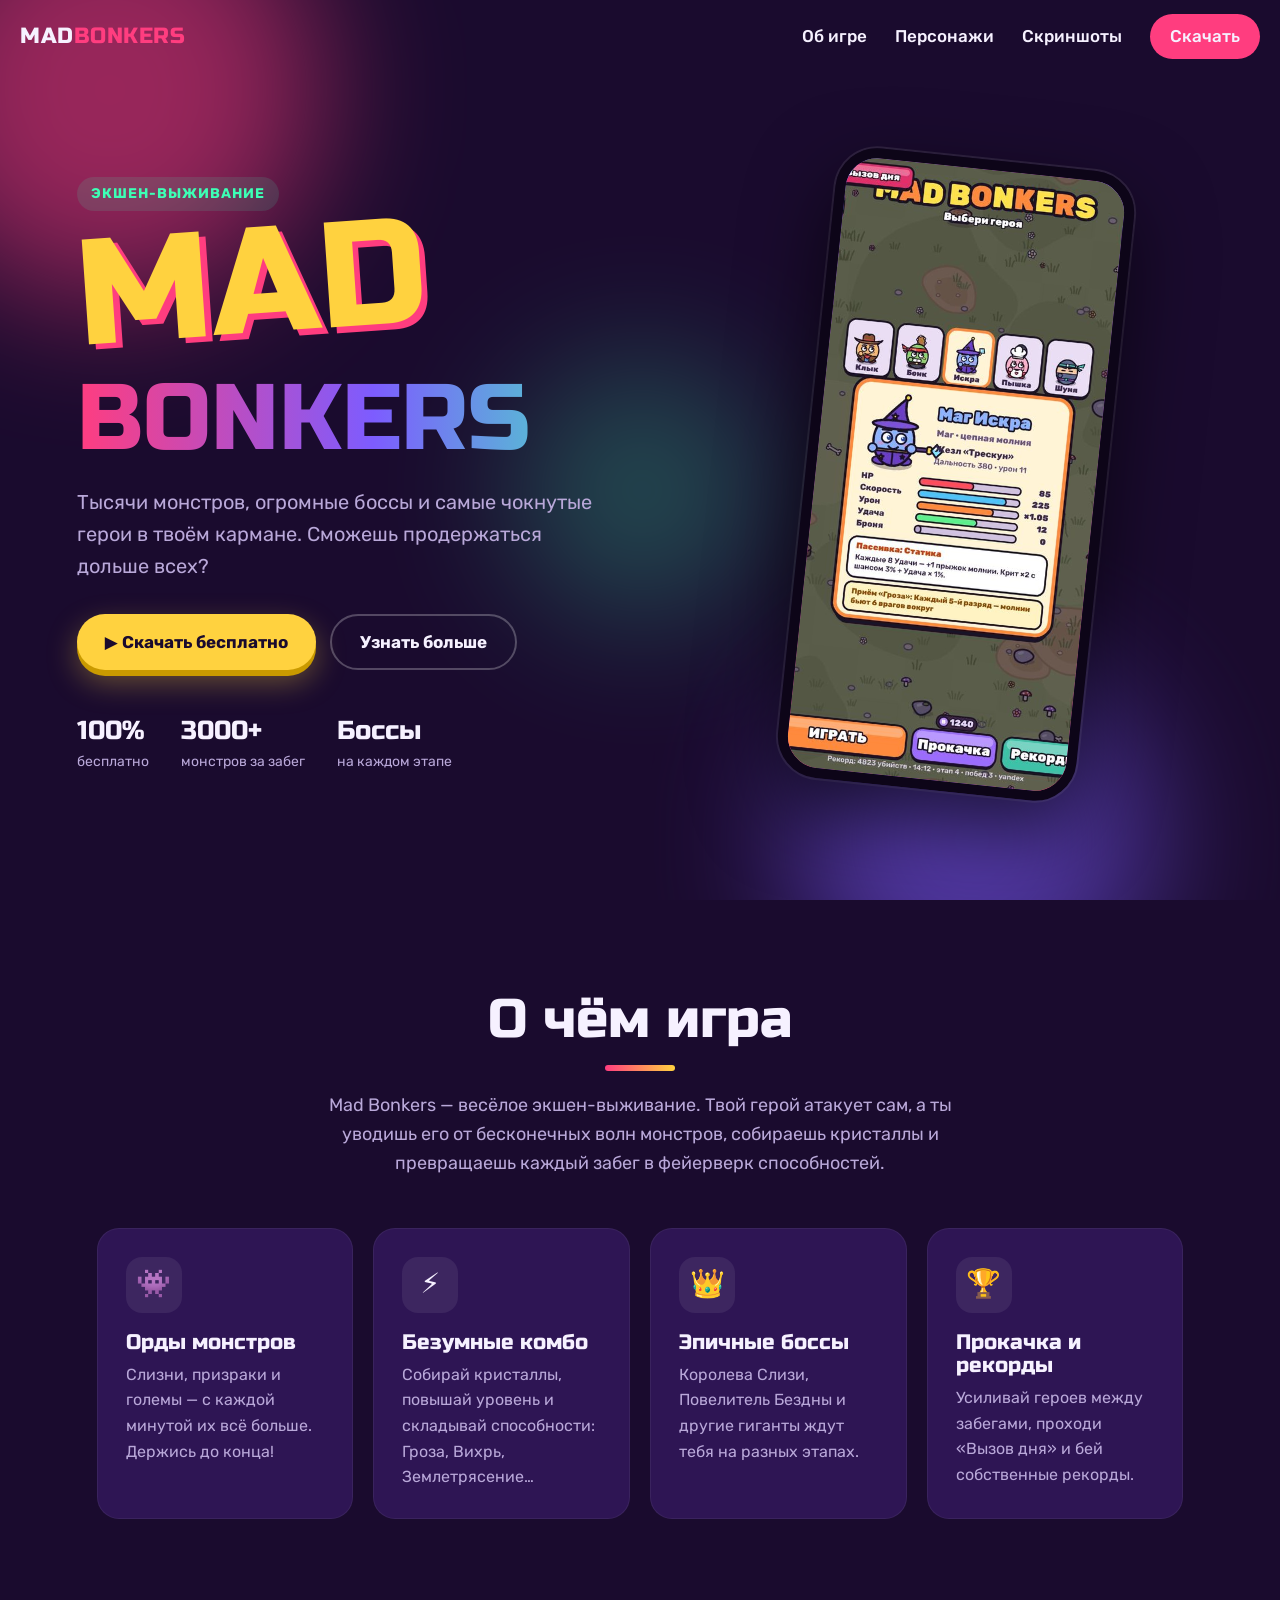
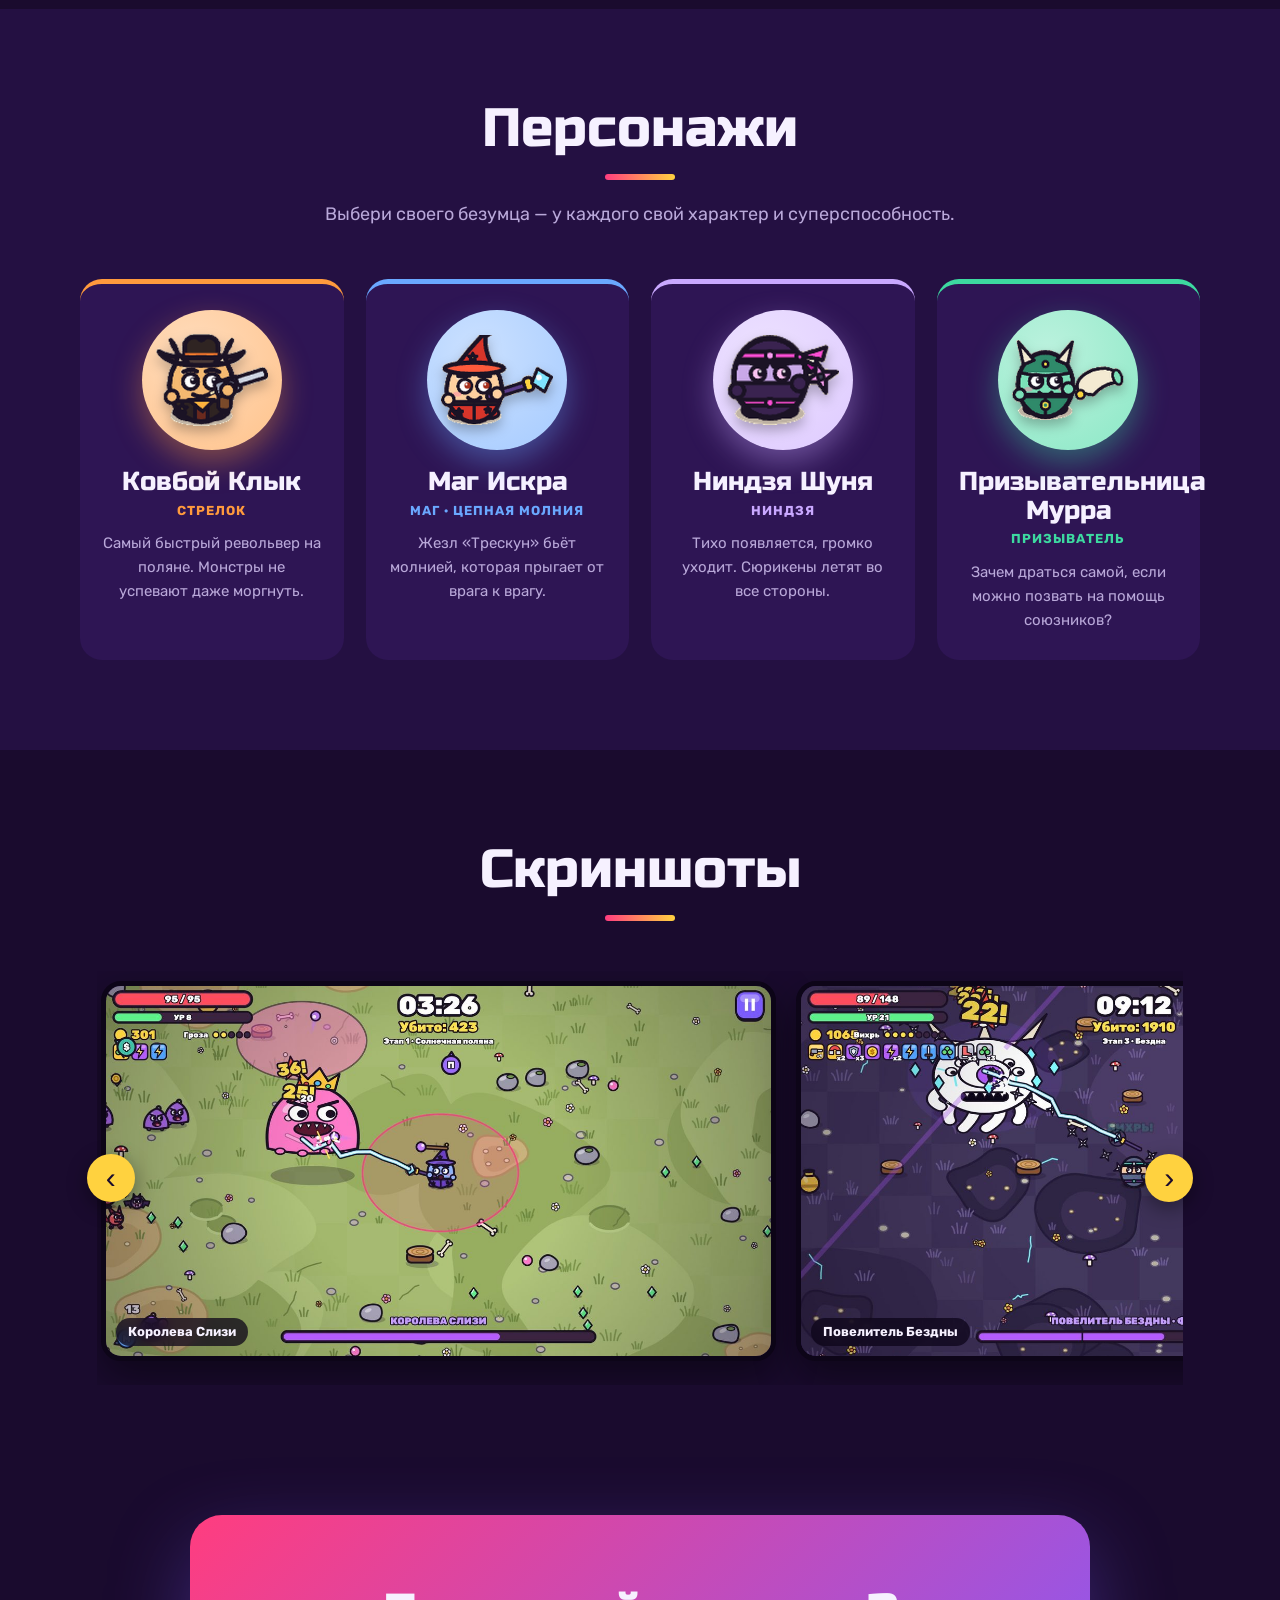
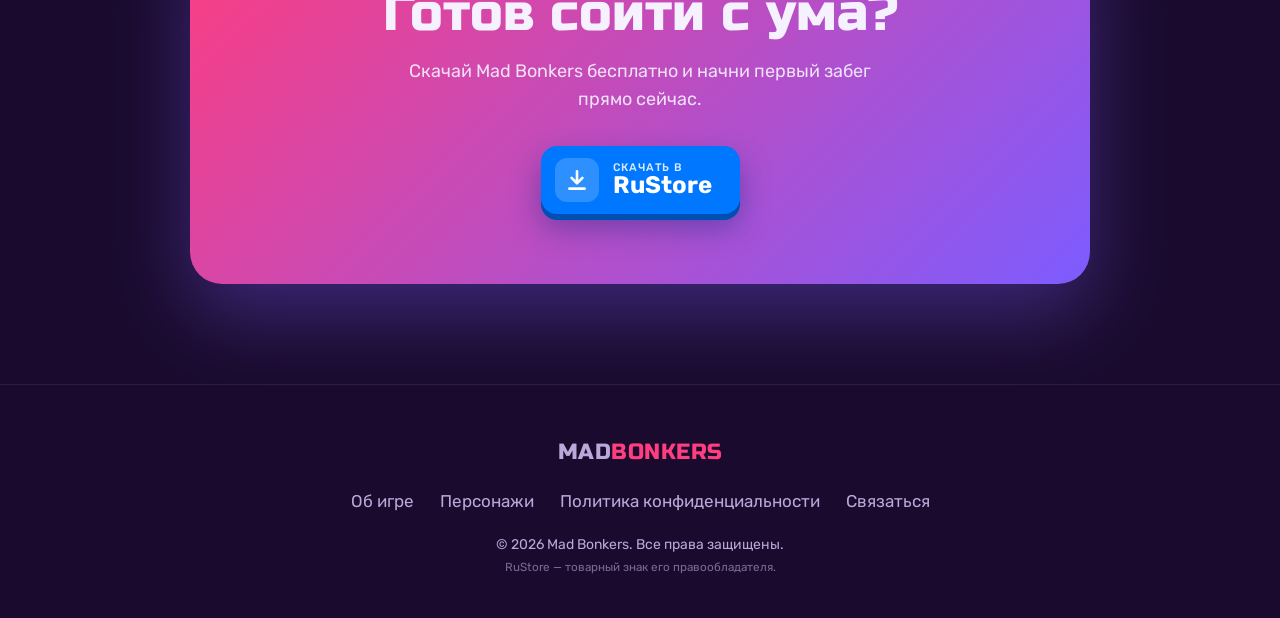
<file: index.html>
<!doctype html>
<html lang="ru">
<head>
  <meta charset="utf-8">
  <meta name="viewport" content="width=device-width, initial-scale=1, viewport-fit=cover">
  <title>Mad Bonkers — безумная мобильная игра</title>
  <meta name="description" content="Mad Bonkers — сумасшедшая аркада для телефона. Скачай бесплатно в RuStore!">
  <meta name="theme-color" content="#1a0b2e">

  <!-- Превью при отправке ссылки в мессенджеры -->
  <meta property="og:title" content="Mad Bonkers">
  <meta property="og:description" content="Сумасшедшая аркада для телефона. Скачай бесплатно!">
  <meta property="og:type" content="website">
  <meta property="og:image" content="assets/og.jpg">

  <link rel="icon" href="assets/icon.png">
  <link rel="preconnect" href="https://fonts.googleapis.com">
  <link rel="preconnect" href="https://fonts.gstatic.com" crossorigin>
  <link href="https://fonts.googleapis.com/css2?family=Russo+One&family=Rubik:wght@400;500;700&display=swap" rel="stylesheet">
  <link rel="stylesheet" href="style.css">
</head>
<body>

  <!-- ===== Шапка ===== -->
  <header class="nav" id="nav">
    <a href="#top" class="nav__logo">MAD<span>BONKERS</span></a>
    <button class="nav__burger" id="burger" aria-label="Меню" aria-expanded="false">
      <span></span><span></span><span></span>
    </button>
    <nav class="nav__links" id="navLinks">
      <a href="#about">Об игре</a>
      <a href="#characters">Персонажи</a>
      <a href="#screens">Скриншоты</a>
      <a href="#download" class="nav__cta">Скачать</a>
    </nav>
  </header>

  <main id="top">

    <!-- ===== Главный экран ===== -->
    <section class="hero">
      <div class="hero__bg" aria-hidden="true">
        <span class="blob b1"></span><span class="blob b2"></span><span class="blob b3"></span>
      </div>
      <div class="hero__content">
        <p class="tag">Экшен-выживание</p>
        <h1 class="hero__title">
          <span class="t1">MAD</span>
          <span class="t2">BONKERS</span>
        </h1>
        <p class="hero__sub">Тысячи монстров, огромные боссы и самые чокнутые герои в твоём кармане. Сможешь продержаться дольше всех?</p>
        <div class="hero__actions">
          <a class="btn btn--primary js-play" href="#" target="_blank" rel="noopener">▶ Скачать бесплатно</a>
          <a class="btn btn--ghost" href="#about">Узнать больше</a>
        </div>
        <ul class="hero__stats">
          <li><b>100%</b>бесплатно</li>
          <li><b>3000+</b>монстров за забег</li>
          <li><b>Боссы</b>на каждом этапе</li>
        </ul>
      </div>
      <div class="hero__phone" aria-hidden="true">
        <div class="phone">
          <img src="assets/hero-screen.jpg" alt="" class="js-img">
          <div class="phone__ph">🤪</div>
        </div>
      </div>
    </section>

    <!-- ===== Об игре ===== -->
    <section class="section" id="about">
      <h2 class="section__title reveal">О чём игра</h2>
      <p class="section__lead reveal">Mad Bonkers — весёлое экшен-выживание. Твой герой атакует сам, а ты уводишь его от бесконечных волн монстров, собираешь кристаллы и превращаешь каждый забег в фейерверк способностей.</p>
      <div class="features">
        <article class="feature reveal">
          <div class="feature__icon">👾</div>
          <h3>Орды монстров</h3>
          <p>Слизни, призраки и големы — с каждой минутой их всё больше. Держись до конца!</p>
        </article>
        <article class="feature reveal">
          <div class="feature__icon">⚡</div>
          <h3>Безумные комбо</h3>
          <p>Собирай кристаллы, повышай уровень и складывай способности: Гроза, Вихрь, Землетрясение…</p>
        </article>
        <article class="feature reveal">
          <div class="feature__icon">👑</div>
          <h3>Эпичные боссы</h3>
          <p>Королева Слизи, Повелитель Бездны и другие гиганты ждут тебя на разных этапах.</p>
        </article>
        <article class="feature reveal">
          <div class="feature__icon">🏆</div>
          <h3>Прокачка и рекорды</h3>
          <p>Усиливай героев между забегами, проходи «Вызов дня» и бей собственные рекорды.</p>
        </article>
      </div>
    </section>

    <!-- ===== Персонажи ===== -->
    <section class="section section--alt" id="characters">
      <h2 class="section__title reveal">Персонажи</h2>
      <p class="section__lead reveal">Выбери своего безумца — у каждого свой характер и суперспособность.</p>
      <div class="chars">
        <article class="char reveal" style="--c:#ff9a3d">
          <div class="char__pic"><img src="assets/char1.png" alt="Ковбой Клык" class="js-img"><span>🤠</span></div>
          <h3>Ковбой Клык</h3>
          <p class="char__role">Стрелок</p>
          <p>Самый быстрый револьвер на поляне. Монстры не успевают даже моргнуть.</p>
        </article>
        <article class="char reveal" style="--c:#6aa8ff">
          <div class="char__pic"><img src="assets/char2.png" alt="Маг Искра" class="js-img"><span>🧙</span></div>
          <h3>Маг Искра</h3>
          <p class="char__role">Маг · цепная молния</p>
          <p>Жезл «Трескун» бьёт молнией, которая прыгает от врага к врагу.</p>
        </article>
        <article class="char reveal" style="--c:#c9a8ff">
          <div class="char__pic"><img src="assets/char3.png" alt="Ниндзя Шуня" class="js-img"><span>🥷</span></div>
          <h3>Ниндзя Шуня</h3>
          <p class="char__role">Ниндзя</p>
          <p>Тихо появляется, громко уходит. Сюрикены летят во все стороны.</p>
        </article>
        <article class="char reveal" style="--c:#3dd9a0">
          <div class="char__pic"><img src="assets/char4.png" alt="Призывательница Мурра" class="js-img"><span>🐉</span></div>
          <h3>Призывательница Мурра</h3>
          <p class="char__role">Призыватель</p>
          <p>Зачем драться самой, если можно позвать на помощь союзников?</p>
        </article>
      </div>
    </section>

    <!-- ===== Скриншоты ===== -->
    <section class="section" id="screens">
      <h2 class="section__title reveal">Скриншоты</h2>
      <div class="gallery-wrap">
        <button class="gallery__btn prev" aria-label="Назад">‹</button>
        <div class="gallery" id="gallery">
          <figure class="shot"><img src="assets/shot1.jpg" alt="Битва с Королевой Слизи на Солнечной поляне" loading="lazy" width="1280" height="720"><figcaption>Королева Слизи</figcaption></figure>
          <figure class="shot"><img src="assets/shot2.jpg" alt="Ниндзя против Повелителя Бездны" loading="lazy" width="1280" height="720"><figcaption>Повелитель Бездны</figcaption></figure>
          <figure class="shot"><img src="assets/shot3.jpg" alt="Орда монстров на поздней стадии забега" loading="lazy" width="1280" height="720"><figcaption>Орда на 10-й минуте</figcaption></figure>
          <figure class="shot shot--tall"><img src="assets/hero-screen.jpg" alt="Экран выбора героя" loading="lazy" width="540" height="960"><figcaption>Выбор героя</figcaption></figure>
        </div>
        <button class="gallery__btn next" aria-label="Вперёд">›</button>
      </div>
    </section>

    <!-- ===== Скачать ===== -->
    <section class="download" id="download">
      <div class="download__card reveal">
        <h2>Готов сойти с ума?</h2>
        <p>Скачай Mad Bonkers бесплатно и начни первый забег прямо сейчас.</p>
        <a class="store js-play" href="#" target="_blank" rel="noopener" aria-label="Скачать в RuStore">
          <svg viewBox="0 0 24 24" aria-hidden="true">
            <path fill="none" stroke="#fff" stroke-width="2.4" stroke-linecap="round" stroke-linejoin="round" d="M12 4v11m-5-5 5 5 5-5M5 20h14"/>
          </svg>
          <span><small>СКАЧАТЬ В</small>RuStore</span>
        </a>
      </div>
    </section>
  </main>

  <!-- ===== Подвал ===== -->
  <footer class="footer">
    <div class="footer__logo">MAD<span>BONKERS</span></div>
    <nav class="footer__links">
      <a href="#about">Об игре</a>
      <a href="#characters">Персонажи</a>
      <a href="privacy.html">Политика конфиденциальности</a>
      <a href="mailto:kicryin986@gmail.com">Связаться</a>
    </nav>
    <p class="footer__copy">© <span id="year"></span> Mad Bonkers. Все права защищены.<br>
      <small>RuStore — товарный знак его правообладателя.</small></p>
  </footer>

  <script src="script.js" defer></script>
</body>
</html>
</file>
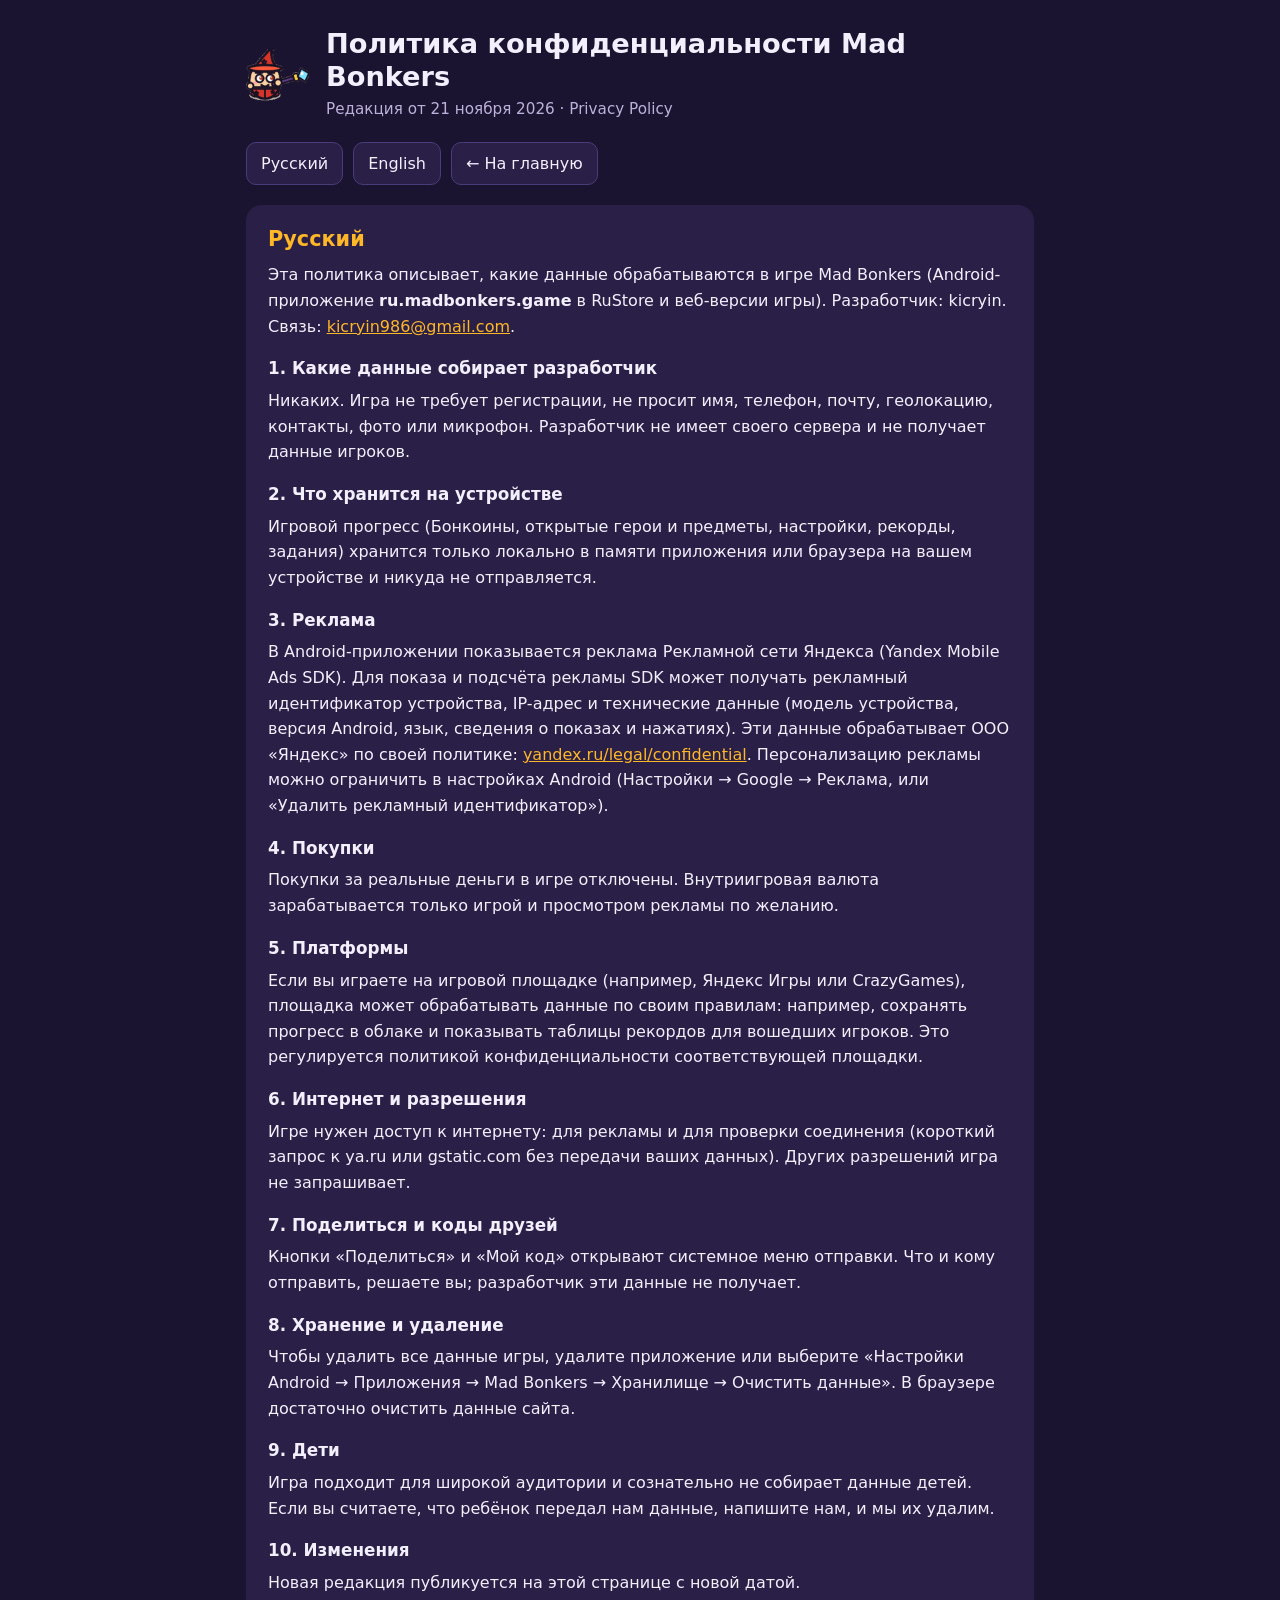
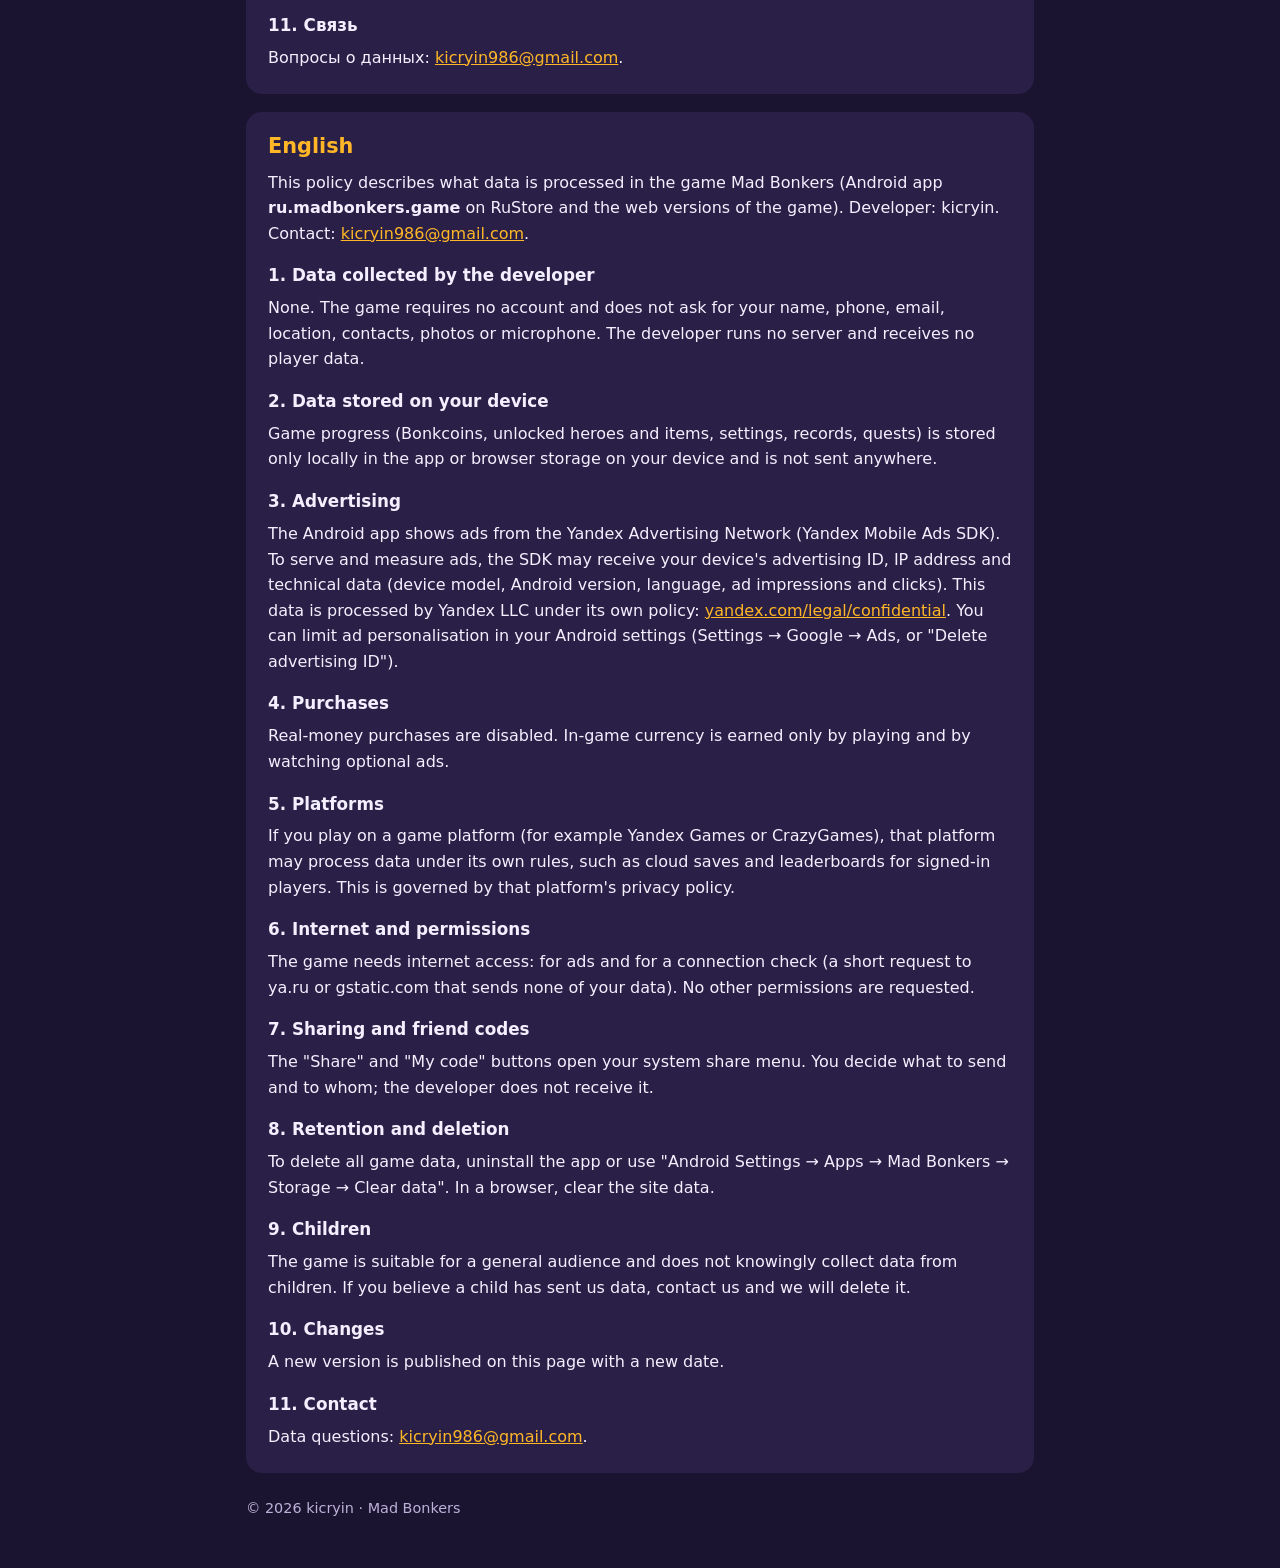
<file: privacy.html>
<!doctype html>
<html lang="ru">
<head>
<meta charset="utf-8">
<meta name="viewport" content="width=device-width, initial-scale=1">
<title>Политика конфиденциальности — Mad Bonkers</title>
<meta name="description" content="Политика конфиденциальности игры Mad Bonkers (Privacy Policy).">
<link rel="icon" href="assets/icon.png">
<style>
  :root { --bg:#1b1430; --card:#2a2047; --text:#f4efff; --muted:#bcb2d9; --accent:#ffb627; }
  * { box-sizing:border-box; }
  body { margin:0; background:var(--bg); color:var(--text); font:16px/1.6 system-ui, -apple-system, "Segoe UI", Roboto, sans-serif; }
  main { max-width:820px; margin:0 auto; padding:28px 16px 48px; }
  header { display:flex; gap:16px; align-items:center; }
  header img { width:64px; height:64px; border-radius:14px; }
  h1 { margin:0; font-size:1.7rem; line-height:1.2; }
  .meta { color:var(--muted); margin:4px 0 0; font-size:.95rem; }
  nav { margin:20px 0; display:flex; gap:10px; flex-wrap:wrap; }
  nav a { padding:8px 14px; border-radius:10px; background:var(--card); color:var(--text); text-decoration:none; border:1px solid #4a3c78; }
  section { background:var(--card); border-radius:16px; padding:18px 22px; margin:18px 0; }
  h2 { margin:0 0 6px; font-size:1.3rem; color:var(--accent); }
  h3 { margin:16px 0 4px; font-size:1.05rem; }
  p, ul { margin:6px 0; }
  ul { padding-left:20px; }
  a { color:var(--accent); word-break:break-word; }
  footer { color:var(--muted); font-size:.9rem; margin-top:24px; }
</style>
</head>
<body>
<main>
  <header>
    <img src="assets/icon.png" alt="Mad Bonkers">
    <div>
      <h1>Политика конфиденциальности Mad Bonkers</h1>
      <p class="meta">Редакция от 21 ноября 2026 · Privacy Policy</p>
    </div>
  </header>

  <nav>
    <a href="#ru">Русский</a>
    <a href="#en">English</a>
    <a href="index.html">← На главную</a>
  </nav>

  <section id="ru" lang="ru">
    <h2>Русский</h2>
    <p>Эта политика описывает, какие данные обрабатываются в игре Mad Bonkers (Android-приложение <b>ru.madbonkers.game</b> в RuStore и веб-версии игры). Разработчик: kicryin. Связь: <a href="mailto:kicryin986@gmail.com">kicryin986@gmail.com</a>.</p>

    <h3>1. Какие данные собирает разработчик</h3>
    <p>Никаких. Игра не требует регистрации, не просит имя, телефон, почту, геолокацию, контакты, фото или микрофон. Разработчик не имеет своего сервера и не получает данные игроков.</p>

    <h3>2. Что хранится на устройстве</h3>
    <p>Игровой прогресс (Бонкоины, открытые герои и предметы, настройки, рекорды, задания) хранится только локально в памяти приложения или браузера на вашем устройстве и никуда не отправляется.</p>

    <h3>3. Реклама</h3>
    <p>В Android-приложении показывается реклама Рекламной сети Яндекса (Yandex Mobile Ads SDK). Для показа и подсчёта рекламы SDK может получать рекламный идентификатор устройства, IP-адрес и технические данные (модель устройства, версия Android, язык, сведения о показах и нажатиях). Эти данные обрабатывает ООО «Яндекс» по своей политике: <a href="https://yandex.ru/legal/confidential/">yandex.ru/legal/confidential</a>. Персонализацию рекламы можно ограничить в настройках Android (Настройки → Google → Реклама, или «Удалить рекламный идентификатор»).</p>

    <h3>4. Покупки</h3>
    <p>Покупки за реальные деньги в игре отключены. Внутриигровая валюта зарабатывается только игрой и просмотром рекламы по желанию.</p>

    <h3>5. Платформы</h3>
    <p>Если вы играете на игровой площадке (например, Яндекс Игры или CrazyGames), площадка может обрабатывать данные по своим правилам: например, сохранять прогресс в облаке и показывать таблицы рекордов для вошедших игроков. Это регулируется политикой конфиденциальности соответствующей площадки.</p>

    <h3>6. Интернет и разрешения</h3>
    <p>Игре нужен доступ к интернету: для рекламы и для проверки соединения (короткий запрос к ya.ru или gstatic.com без передачи ваших данных). Других разрешений игра не запрашивает.</p>

    <h3>7. Поделиться и коды друзей</h3>
    <p>Кнопки «Поделиться» и «Мой код» открывают системное меню отправки. Что и кому отправить, решаете вы; разработчик эти данные не получает.</p>

    <h3>8. Хранение и удаление</h3>
    <p>Чтобы удалить все данные игры, удалите приложение или выберите «Настройки Android → Приложения → Mad Bonkers → Хранилище → Очистить данные». В браузере достаточно очистить данные сайта.</p>

    <h3>9. Дети</h3>
    <p>Игра подходит для широкой аудитории и сознательно не собирает данные детей. Если вы считаете, что ребёнок передал нам данные, напишите нам, и мы их удалим.</p>

    <h3>10. Изменения</h3>
    <p>Новая редакция публикуется на этой странице с новой датой.</p>

    <h3>11. Связь</h3>
    <p>Вопросы о данных: <a href="mailto:kicryin986@gmail.com">kicryin986@gmail.com</a>.</p>
  </section>

  <section id="en" lang="en">
    <h2>English</h2>
    <p>This policy describes what data is processed in the game Mad Bonkers (Android app <b>ru.madbonkers.game</b> on RuStore and the web versions of the game). Developer: kicryin. Contact: <a href="mailto:kicryin986@gmail.com">kicryin986@gmail.com</a>.</p>

    <h3>1. Data collected by the developer</h3>
    <p>None. The game requires no account and does not ask for your name, phone, email, location, contacts, photos or microphone. The developer runs no server and receives no player data.</p>

    <h3>2. Data stored on your device</h3>
    <p>Game progress (Bonkcoins, unlocked heroes and items, settings, records, quests) is stored only locally in the app or browser storage on your device and is not sent anywhere.</p>

    <h3>3. Advertising</h3>
    <p>The Android app shows ads from the Yandex Advertising Network (Yandex Mobile Ads SDK). To serve and measure ads, the SDK may receive your device's advertising ID, IP address and technical data (device model, Android version, language, ad impressions and clicks). This data is processed by Yandex LLC under its own policy: <a href="https://yandex.com/legal/confidential/">yandex.com/legal/confidential</a>. You can limit ad personalisation in your Android settings (Settings → Google → Ads, or "Delete advertising ID").</p>

    <h3>4. Purchases</h3>
    <p>Real-money purchases are disabled. In-game currency is earned only by playing and by watching optional ads.</p>

    <h3>5. Platforms</h3>
    <p>If you play on a game platform (for example Yandex Games or CrazyGames), that platform may process data under its own rules, such as cloud saves and leaderboards for signed-in players. This is governed by that platform's privacy policy.</p>

    <h3>6. Internet and permissions</h3>
    <p>The game needs internet access: for ads and for a connection check (a short request to ya.ru or gstatic.com that sends none of your data). No other permissions are requested.</p>

    <h3>7. Sharing and friend codes</h3>
    <p>The "Share" and "My code" buttons open your system share menu. You decide what to send and to whom; the developer does not receive it.</p>

    <h3>8. Retention and deletion</h3>
    <p>To delete all game data, uninstall the app or use "Android Settings → Apps → Mad Bonkers → Storage → Clear data". In a browser, clear the site data.</p>

    <h3>9. Children</h3>
    <p>The game is suitable for a general audience and does not knowingly collect data from children. If you believe a child has sent us data, contact us and we will delete it.</p>

    <h3>10. Changes</h3>
    <p>A new version is published on this page with a new date.</p>

    <h3>11. Contact</h3>
    <p>Data questions: <a href="mailto:kicryin986@gmail.com">kicryin986@gmail.com</a>.</p>
  </section>

  <footer>© 2026 kicryin · Mad Bonkers</footer>
</main>
</body>
</html>
</file>
<file: style.css>
/* ========== Mad Bonkers — стили ========== */
:root {
  --bg: #1a0b2e;
  --bg-2: #241042;
  --card: #2e1554;
  --text: #f6f1ff;
  --muted: #b9a8d9;
  --pink: #ff3d7f;
  --yellow: #ffd23f;
  --mint: #3dffb5;
  --violet: #7d5cff;
  --radius: 22px;
  --head: "Russo One", system-ui, sans-serif;
  --body: "Rubik", system-ui, -apple-system, "Segoe UI", sans-serif;
}

*, *::before, *::after { box-sizing: border-box; }
html { scroll-behavior: smooth; scroll-padding-top: 72px; }
body {
  margin: 0;
  background: var(--bg);
  color: var(--text);
  font: 400 17px/1.6 var(--body);
  -webkit-font-smoothing: antialiased;
  overflow-x: hidden;
}
img { max-width: 100%; display: block; }
a { color: inherit; text-decoration: none; }
h1, h2, h3 { font-family: var(--head); font-weight: 400; line-height: 1.1; margin: 0; }

/* ---------- Кнопки ---------- */
.btn {
  display: inline-flex; align-items: center; justify-content: center; gap: .5em;
  padding: 16px 28px; border-radius: 999px;
  font: 700 17px var(--body);
  transition: transform .15s ease, box-shadow .15s ease, background .15s;
  -webkit-tap-highlight-color: transparent;
}
.btn:active { transform: scale(.96); }
.btn--primary {
  background: var(--yellow); color: #1a0b2e;
  box-shadow: 0 6px 0 #c99a00, 0 12px 30px rgba(255, 210, 63, .35);
}
.btn--primary:hover { transform: translateY(-2px); }
.btn--ghost { border: 2px solid rgba(255,255,255,.25); }
.btn--ghost:hover { background: rgba(255,255,255,.08); }

/* ---------- Навигация ---------- */
.nav {
  position: fixed; inset: 0 0 auto 0; z-index: 50;
  display: flex; align-items: center; justify-content: space-between;
  padding: 14px 20px;
  transition: background .25s, box-shadow .25s;
}
.nav.is-scrolled {
  background: rgba(26, 11, 46, .85);
  backdrop-filter: blur(12px); -webkit-backdrop-filter: blur(12px);
  box-shadow: 0 1px 0 rgba(255,255,255,.08);
}
.nav__logo, .footer__logo { font-family: var(--head); font-size: 22px; letter-spacing: .5px; }
.nav__logo span, .footer__logo span { color: var(--pink); }
.nav__links { display: flex; gap: 28px; align-items: center; font-weight: 500; }
.nav__links a:not(.nav__cta):hover { color: var(--yellow); }
.nav__cta { background: var(--pink); padding: 9px 20px; border-radius: 999px; }
.nav__burger { display: none; }

@media (max-width: 760px) {
  .nav__burger {
    display: flex; flex-direction: column; gap: 5px;
    background: none; border: 0; padding: 8px; cursor: pointer;
  }
  .nav__burger span { width: 26px; height: 3px; background: var(--text); border-radius: 3px; transition: .25s; }
  .nav__burger[aria-expanded="true"] span:nth-child(1) { transform: translateY(8px) rotate(45deg); }
  .nav__burger[aria-expanded="true"] span:nth-child(2) { opacity: 0; }
  .nav__burger[aria-expanded="true"] span:nth-child(3) { transform: translateY(-8px) rotate(-45deg); }
  .nav__links {
    position: fixed; inset: 64px 12px auto 12px;
    flex-direction: column; gap: 4px; padding: 12px;
    background: var(--card); border-radius: var(--radius);
    box-shadow: 0 20px 50px rgba(0,0,0,.5);
    opacity: 0; transform: translateY(-10px); pointer-events: none;
    transition: .2s;
  }
  .nav__links.is-open { opacity: 1; transform: none; pointer-events: auto; }
  .nav__links a { width: 100%; text-align: center; padding: 14px; border-radius: 14px; font-size: 18px; }
}

/* ---------- Главный экран ---------- */
.hero {
  position: relative; min-height: 100svh;
  display: grid; grid-template-columns: 1.2fr 1fr; align-items: center; gap: 40px;
  padding: 110px max(20px, 6vw) 60px;
  overflow: hidden;
}
.hero__bg { position: absolute; inset: 0; z-index: -1; }
.blob { position: absolute; border-radius: 50%; filter: blur(70px); opacity: .55; animation: float 12s ease-in-out infinite; }
.b1 { width: 420px; height: 420px; background: var(--pink); top: -120px; left: -100px; }
.b2 { width: 360px; height: 360px; background: var(--violet); bottom: -120px; right: 10%; animation-delay: -4s; }
.b3 { width: 260px; height: 260px; background: var(--mint); top: 40%; left: 40%; opacity: .25; animation-delay: -8s; }
@keyframes float {
  0%, 100% { transform: translate(0, 0) scale(1); }
  50% { transform: translate(30px, -30px) scale(1.1); }
}

.tag {
  display: inline-block; margin: 0 0 18px;
  padding: 6px 14px; border-radius: 999px;
  background: rgba(61, 255, 181, .12); color: var(--mint);
  font-weight: 700; font-size: 14px; text-transform: uppercase; letter-spacing: 1px;
}
.hero__title { font-size: clamp(64px, 13vw, 150px); line-height: .9; }
.hero__title span { display: block; }
.t1 { color: var(--yellow); transform: rotate(-4deg); transform-origin: left; text-shadow: 6px 6px 0 var(--pink); }
.t2 {
  background: linear-gradient(90deg, var(--pink), var(--violet), var(--mint));
  -webkit-background-clip: text; background-clip: text; color: transparent;
  font-size: .62em; margin-top: .15em;
}
.hero__sub { color: var(--muted); font-size: clamp(17px, 2.2vw, 20px); max-width: 520px; margin: 24px 0 32px; }
.hero__actions { display: flex; flex-wrap: wrap; gap: 14px; }
.hero__stats { list-style: none; display: flex; gap: 32px; padding: 0; margin: 40px 0 0; }
.hero__stats li { color: var(--muted); font-size: 14px; }
.hero__stats b { display: block; font-family: var(--head); font-weight: 400; font-size: 26px; color: var(--text); }

.hero__phone { display: flex; justify-content: center; }
.phone {
  position: relative; width: min(300px, 70vw); aspect-ratio: 9 / 19;
  border-radius: 42px; border: 10px solid #0d0518;
  background: linear-gradient(160deg, var(--violet), var(--pink));
  box-shadow: 0 30px 80px rgba(0,0,0,.6), 0 0 0 2px rgba(255,255,255,.1);
  overflow: hidden; transform: rotate(6deg);
  animation: bob 5s ease-in-out infinite;
}
.phone img { position: absolute; inset: 0; width: 100%; height: 100%; object-fit: cover; z-index: 1; }
.phone__ph { position: absolute; inset: 0; display: grid; place-items: center; font-size: 110px; }
@keyframes bob {
  0%, 100% { transform: rotate(6deg) translateY(0); }
  50% { transform: rotate(4deg) translateY(-16px); }
}

@media (max-width: 860px) {
  .hero { grid-template-columns: 1fr; text-align: center; padding-top: 100px; }
  .hero__sub { margin-inline: auto; }
  .hero__actions, .hero__stats { justify-content: center; }
  .hero__phone { order: -1; }
  .hero { gap: 24px; padding-top: 84px; }
  .phone { width: min(130px, 34vw); border-width: 7px; border-radius: 28px; }
  .phone__ph { font-size: 60px; }
  .hero__sub { margin: 18px auto 24px; }
  .hero__stats { margin-top: 28px; }
  .t1 { transform-origin: center; }
  .hero__stats { gap: 22px; }
}
@media (max-width: 420px) {
  .hero__actions .btn { width: 100%; }
}

/* ---------- Секции ---------- */
.section { padding: 90px max(20px, 6vw); max-width: 1240px; margin: 0 auto; }
.section--alt { max-width: none; background: var(--bg-2); }
.section--alt > * { max-width: 1120px; margin-inline: auto; }
.section__title { font-size: clamp(34px, 6vw, 54px); text-align: center; }
.section__title::after {
  content: ""; display: block; width: 70px; height: 6px; margin: 16px auto 0;
  border-radius: 6px; background: linear-gradient(90deg, var(--pink), var(--yellow));
}
.section__lead { text-align: center; color: var(--muted); max-width: 640px; margin: 20px auto 50px; font-size: 18px; }

/* Об игре */
.features { display: grid; grid-template-columns: repeat(auto-fit, minmax(230px, 1fr)); gap: 20px; }
.feature {
  background: var(--card); border-radius: var(--radius); padding: 28px;
  border: 1px solid rgba(255,255,255,.06);
  transition: transform .2s, border-color .2s;
}
.feature:hover { transform: translateY(-6px); border-color: rgba(255, 210, 63, .4); }
.feature__icon {
  width: 56px; height: 56px; display: grid; place-items: center; font-size: 28px;
  border-radius: 16px; background: rgba(255,255,255,.07); margin-bottom: 18px;
}
.feature h3 { font-size: 21px; margin-bottom: 8px; }
.feature p { margin: 0; color: var(--muted); font-size: 16px; }

/* Персонажи */
.chars { display: grid; grid-template-columns: repeat(auto-fit, minmax(220px, 1fr)); gap: 22px; }
.char {
  position: relative; text-align: center; padding: 26px 22px 28px;
  background: var(--card); border-radius: var(--radius);
  border-top: 5px solid var(--c);
  transition: transform .2s;
}
.char:hover { transform: translateY(-6px) rotate(-1deg); }
.char__pic {
  position: relative; width: 140px; height: 140px; margin: 0 auto 18px;
  border-radius: 50%; display: grid; place-items: center;
  background: radial-gradient(circle at 35% 30%, color-mix(in srgb, var(--c) 80%, white), var(--c));
  box-shadow: 0 12px 30px color-mix(in srgb, var(--c) 40%, transparent);
  font-size: 72px; overflow: hidden;
}
.char__pic img {
  position: absolute; inset: 14px; width: calc(100% - 28px); height: calc(100% - 28px);
  object-fit: contain; z-index: 1;
  filter: drop-shadow(0 6px 6px rgba(0,0,0,.25));
  transition: transform .25s;
}
.char:hover .char__pic img { transform: scale(1.08) rotate(-4deg); }
.char__pic:has(img) span { display: none; }
.char__pic { background: radial-gradient(circle at 35% 30%, color-mix(in srgb, var(--c) 35%, white), color-mix(in srgb, var(--c) 60%, white)); }
.char h3 { font-size: 26px; }
.char__role { color: var(--c); font-weight: 700; margin: 4px 0 10px; text-transform: uppercase; font-size: 13px; letter-spacing: 1px; }
.char p:last-child { margin: 0; color: var(--muted); font-size: 15px; }

/* Скриншоты */
.gallery-wrap { position: relative; margin-top: 50px; }
.gallery {
  display: flex; gap: 20px; overflow-x: auto;
  scroll-snap-type: x mandatory; scroll-behavior: smooth;
  padding: 10px 4px 24px; scrollbar-width: none;
}
.gallery::-webkit-scrollbar { display: none; }
/* Горизонтальные кадры 16:9 одной высоты; вертикальный (.shot--tall) — той же высоты, но уже */
.shot {
  --h: clamp(180px, 48vw, 380px);
  flex: 0 0 auto; height: var(--h); aspect-ratio: 16 / 9; margin: 0;
  max-width: calc(100vw - 56px);
  position: relative; scroll-snap-align: center;
  border-radius: 20px; overflow: hidden;
  border: 5px solid #0d0518;
  background: var(--card);
  box-shadow: 0 16px 40px rgba(0,0,0,.45);
}
.shot--tall { aspect-ratio: 9 / 16; }
.shot img { width: 100%; height: 100%; object-fit: cover; }
.shot figcaption {
  position: absolute; left: 10px; bottom: 10px;
  padding: 4px 12px; border-radius: 999px;
  background: rgba(13, 5, 24, .75); backdrop-filter: blur(6px);
  font-size: 13px; font-weight: 700;
}
.gallery__btn {
  position: absolute; top: 50%; z-index: 2; translate: 0 -50%;
  width: 48px; height: 48px; border-radius: 50%; border: 0; cursor: pointer;
  background: var(--yellow); color: #1a0b2e; font-size: 30px; line-height: 1;
  box-shadow: 0 6px 20px rgba(0,0,0,.4);
}
.gallery__btn.prev { left: -10px; }
.gallery__btn.next { right: -10px; }
@media (max-width: 760px) { .gallery__btn { display: none; } }

/* Скачать */
.download { padding: 40px max(20px, 6vw) 100px; }
.download__card {
  max-width: 900px; margin: 0 auto; text-align: center;
  padding: clamp(40px, 7vw, 70px) 24px; border-radius: 32px;
  background: linear-gradient(135deg, var(--pink), var(--violet));
  box-shadow: 0 30px 80px rgba(125, 92, 255, .35);
}
.download__card h2 { font-size: clamp(32px, 6vw, 52px); }
.download__card p { font-size: 18px; margin: 14px auto 32px; max-width: 480px; opacity: .9; }
.store {
  display: inline-flex; align-items: center; gap: 14px;
  background: #0077ff; color: #fff; padding: 12px 28px 12px 14px; border-radius: 16px;
  box-shadow: 0 6px 0 #0050b3, 0 14px 30px rgba(0, 40, 120, .4);
  transition: transform .15s, box-shadow .15s;
}
.store:hover { transform: translateY(-3px); }
.store:active { transform: scale(.97); }
.store svg {
  width: 44px; height: 44px; padding: 9px; border-radius: 12px;
  background: rgba(255,255,255,.18);
}
.store span { display: flex; flex-direction: column; text-align: left; font: 700 24px/1.05 var(--body); }
.store small { font-size: 11px; font-weight: 500; letter-spacing: .8px; opacity: .85; }

/* ---------- Подвал ---------- */
.footer {
  text-align: center; padding: 50px 20px calc(40px + env(safe-area-inset-bottom));
  border-top: 1px solid rgba(255,255,255,.08); color: var(--muted);
}
.footer__links { display: flex; flex-wrap: wrap; justify-content: center; gap: 10px 26px; margin: 18px 0; }
.footer__links a:hover { color: var(--yellow); }
.footer__copy { font-size: 14px; margin: 0; }
.footer__copy small { opacity: .6; }

/* ---------- Появление при скролле ---------- */
.reveal { opacity: 0; transform: translateY(30px); transition: opacity .6s ease, transform .6s ease; }
.reveal.is-visible { opacity: 1; transform: none; }

@media (prefers-reduced-motion: reduce) {
  *, *::before, *::after { animation: none !important; transition: none !important; }
  html { scroll-behavior: auto; }
  .reveal { opacity: 1; transform: none; }
}
</file>
